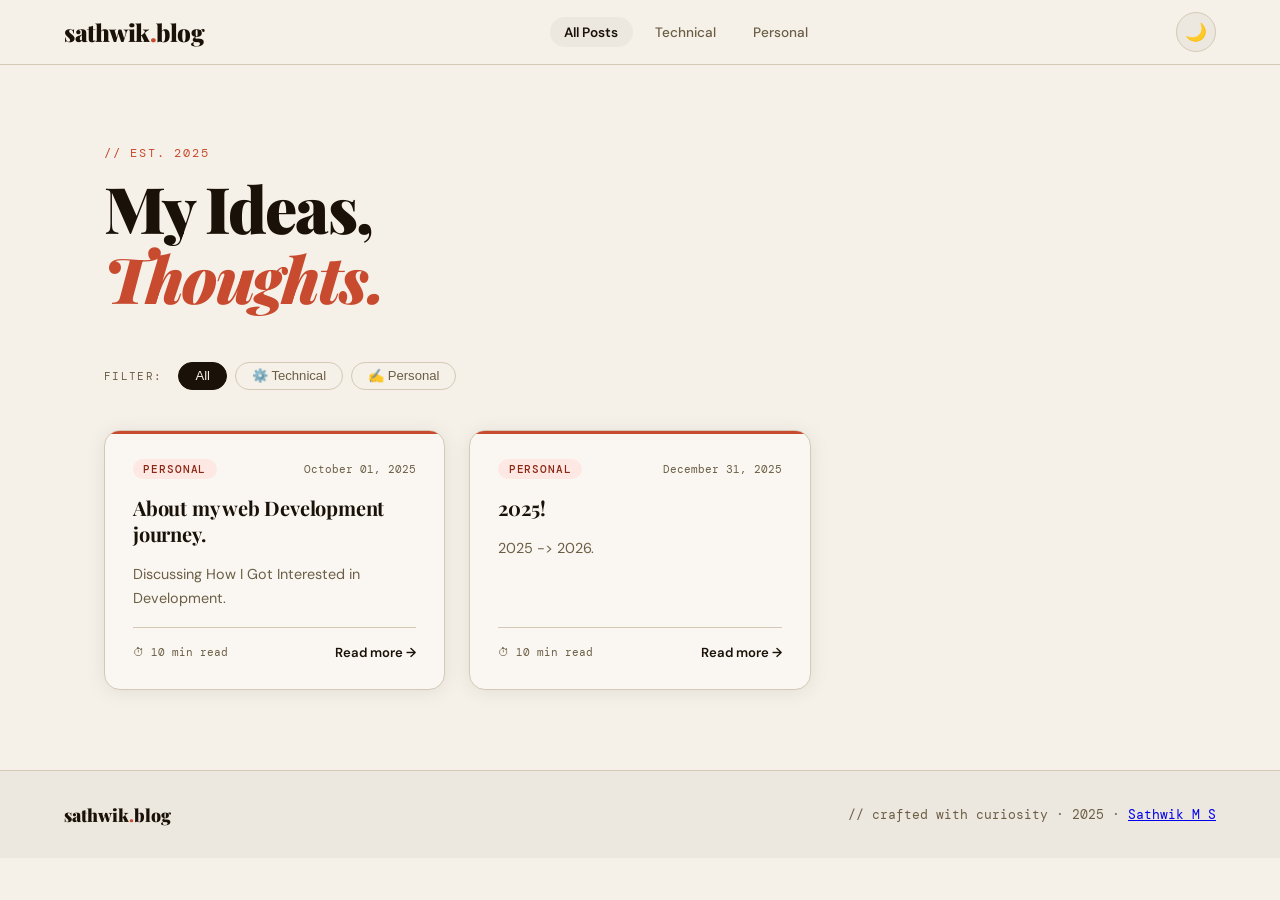
<file: index.html>
<!DOCTYPE html>
<html lang="en" data-theme="light">

<head>
  <meta charset="UTF-8" />
  <meta name="viewport" content="width=device-width, initial-scale=1.0" />
  <title>sathwikms.blog - Blogs</title>
  <meta name="description"
    content="Sathwik M S - BCA student from SDM College Ujire sharing programming insights, web dev tutorials, and project blogs in HTML, CSS, JavaScript, and more." />

  <meta property="og:type" content="website" />
  <meta property="og:title" content="Sathwik M S - Blogs" />
  <meta property="og:description"
    content="Programming journey through blogs: web development tips, coding tutorials, project breakdowns, and explorations in JavaScript, React, Node.js, and beyond." />
  <meta property="og:url" content="https://blogs.sathwikms.site/" />
  <meta property="og:image" content="https://blogs.sathwikms.site/assets/myimg.jpeg" />
  <meta property="og:site_name" content="Sathwik M S - Blogs" />
  
  <link rel="icon" type="image/x-icon" href="/assets/favicon.ico">
  
  <meta name="keywords"
    content="Sathwik M S, programming blogs, web development tutorials, BCA student, SDM College Ujire, JavaScript, React, Node.js, coding tips, sathwik ms, sathwikms, sathwik, sms, sathvikms344, sathvik ms, sathvikms, tech blogs" />

  <link
    href="https://fonts.googleapis.com/css2?family=Playfair+Display:ital,wght@0,400;0,700;0,900;1,400&family=DM+Mono:wght@400;500&family=DM+Sans:wght@300;400;500&display=swap"
    rel="stylesheet" />
  <style>
    *,
    *::before,
    *::after {
      box-sizing: border-box;
      margin: 0;
      padding: 0;
    }

    :root {
      --bg: #f5f0e8;
      --bg2: #ede8df;
      --card: #faf7f2;
      --text: #1a1208;
      --text-muted: #6b5e45;
      --accent: #c84b2f;
      --accent2: #3a6b9f;
      --border: #d4c9b5;
      --tag-tech: #dceaf7;
      --tag-tech-text: #1a4a78;
      --tag-personal: #fde8e4;
      --tag-personal-text: #8b2714;
      --shadow: 0 2px 20px rgba(0, 0, 0, 0.08);
      --shadow-hover: 0 8px 40px rgba(0, 0, 0, 0.14);
    }

    [data-theme="dark"] {
      --bg: #0e0e0f;
      --bg2: #161618;
      --card: #1c1c1f;
      --text: #f0ede6;
      --text-muted: #8a8480;
      --accent: #e8694e;
      --accent2: #5b9fd4;
      --border: #2e2d2b;
      --tag-tech: #162030;
      --tag-tech-text: #7ab8e8;
      --tag-personal: #250f0c;
      --tag-personal-text: #e88070;
      --shadow: 0 2px 20px rgba(0, 0, 0, 0.4);
      --shadow-hover: 0 8px 40px rgba(0, 0, 0, 0.6);
    }

    html {
      scroll-behavior: smooth;
    }

    body {
      font-family: 'DM Sans', sans-serif;
      background: var(--bg);
      color: var(--text);
      transition: background 0.4s, color 0.4s;
      min-height: 100vh;
    }

    /* ── HEADER ── */
    header {
      position: sticky;
      top: 0;
      z-index: 100;
      background: var(--bg);
      border-bottom: 1px solid var(--border);
      padding: 0 clamp(1rem, 5vw, 4rem);
      transition: background 0.4s;
    }

    .header-inner {
      max-width: 1200px;
      margin: 0 auto;
      display: flex;
      align-items: center;
      justify-content: space-between;
      height: 64px;
    }

    .logo {
      font-family: 'Playfair Display', serif;
      font-size: 1.5rem;
      font-weight: 900;
      color: var(--text);
      text-decoration: none;
      letter-spacing: -0.02em;
    }

    .logo span {
      color: var(--accent);
    }

    nav {
      display: flex;
      align-items: center;
      gap: 0.5rem;
    }

    .nav-btn {
      background: none;
      border: none;
      cursor: pointer;
      font-family: 'DM Sans', sans-serif;
      font-size: 0.85rem;
      font-weight: 500;
      color: var(--text-muted);
      padding: 0.4rem 0.9rem;
      border-radius: 100px;
      transition: all 0.2s;
    }

    .nav-btn:hover {
      color: var(--text);
      background: var(--bg2);
    }

    .nav-btn.active {
      color: var(--text);
      background: var(--bg2);
      font-weight: 600;
    }

    .theme-toggle {
      background: var(--bg2);
      border: 1px solid var(--border);
      cursor: pointer;
      width: 40px;
      height: 40px;
      border-radius: 50%;
      display: flex;
      align-items: center;
      justify-content: center;
      font-size: 1.1rem;
      transition: all 0.2s;
      margin-left: 0.5rem;
    }

    .theme-toggle:hover {
      transform: rotate(20deg) scale(1.1);
    }

    /* ── HERO ── */
    .hero {
      max-width: 1200px;
      margin: 0 auto;
      padding: 5rem clamp(1rem, 5vw, 4rem) 3rem;
      display: grid;
      grid-template-columns: 1fr auto;
      align-items: end;
      gap: 2rem;
    }

    .hero-eyebrow {
      font-family: 'DM Mono', monospace;
      font-size: 0.75rem;
      color: var(--accent);
      letter-spacing: 0.15em;
      text-transform: uppercase;
      margin-bottom: 0.75rem;
    }

    .hero h1 {
      font-family: 'Playfair Display', serif;
      font-size: clamp(2.5rem, 5vw, 4rem);
      font-weight: 900;
      line-height: 1.1;
      letter-spacing: -0.03em;
      color: var(--text);
    }

    .hero h1 em {
      font-style: italic;
      color: var(--accent);
    }

    .hero-desc {
      margin-top: 1.2rem;
      font-size: 1rem;
      color: var(--text-muted);
      max-width: 480px;
      line-height: 1.7;
    }

    .hero-stats {
      display: flex;
      flex-direction: column;
      align-items: flex-end;
      gap: 1rem;
    }

    .stat {
      text-align: right;
      font-family: 'DM Mono', monospace;
    }

    .stat-num {
      font-size: 2rem;
      font-weight: 500;
      line-height: 1;
      color: var(--text);
    }

    .stat-label {
      font-size: 0.7rem;
      color: var(--text-muted);
      text-transform: uppercase;
      letter-spacing: 0.1em;
    }

    /* ── SEARCH ── */
    .search-wrap {
      max-width: 1200px;
      margin: 0 auto;
      padding: 0 clamp(1rem, 5vw, 4rem) 1.5rem;
    }

    .search-input {
      width: 100%;
      max-width: 420px;
      background: var(--card);
      border: 1px solid var(--border);
      border-radius: 100px;
      padding: 0.6rem 1.2rem;
      font-family: 'DM Sans', sans-serif;
      font-size: 0.88rem;
      color: var(--text);
      outline: none;
      transition: border-color 0.2s, box-shadow 0.2s;
    }

    .search-input::placeholder {
      color: var(--text-muted);
    }

    .search-input:focus {
      border-color: var(--text-muted);
      box-shadow: 0 0 0 3px rgba(128, 128, 128, 0.1);
    }

    /* ── FILTER PILLS ── */
    .filter-bar {
      max-width: 1200px;
      margin: 0 auto;
      padding: 0 clamp(1rem, 5vw, 4rem) 2.5rem;
      display: flex;
      align-items: center;
      gap: 1rem;
      flex-wrap: wrap;
    }

    .filter-label {
      font-family: 'DM Mono', monospace;
      font-size: 0.7rem;
      color: var(--text-muted);
      text-transform: uppercase;
      letter-spacing: 0.12em;
    }

    .filter-pills {
      display: flex;
      gap: 0.5rem;
      flex-wrap: wrap;
    }

    .pill {
      padding: 0.35rem 1rem;
      border-radius: 100px;
      font-size: 0.82rem;
      font-weight: 500;
      cursor: pointer;
      border: 1px solid var(--border);
      background: transparent;
      color: var(--text-muted);
      transition: all 0.2s;
    }

    .pill:hover {
      border-color: var(--text-muted);
      color: var(--text);
    }

    .pill.active-all {
      background: var(--text);
      color: var(--bg);
      border-color: var(--text);
    }

    .pill.active-tech {
      background: var(--tag-tech);
      color: var(--tag-tech-text);
      border-color: var(--tag-tech-text);
    }

    .pill.active-personal {
      background: var(--tag-personal);
      color: var(--tag-personal-text);
      border-color: var(--tag-personal-text);
    }

    /* ── GRID ── */
    .grid-container {
      max-width: 1200px;
      margin: 0 auto;
      padding: 0 clamp(1rem, 5vw, 4rem) 5rem;
      display: grid;
      grid-template-columns: repeat(auto-fill, minmax(340px, 1fr));
      gap: 1.5rem;
    }

    /* ── CARD ── */
    .card {
      background: var(--card);
      border: 1px solid var(--border);
      border-radius: 16px;
      padding: 1.75rem;
      cursor: pointer;
      transition: box-shadow 0.3s, transform 0.3s, border-color 0.3s;
      box-shadow: var(--shadow);
      display: flex;
      flex-direction: column;
      gap: 1rem;
      position: relative;
      overflow: hidden;
      animation: fadeUp 0.4s ease both;
      text-decoration: none;
      color: inherit;
    }

    .card::before {
      content: '';
      position: absolute;
      top: 0;
      left: 0;
      right: 0;
      height: 3px;
      background: transparent;
      transition: background 0.3s;
    }

    .card.tech::before {
      background: var(--accent2);
    }

    .card.personal::before {
      background: var(--accent);
    }

    .card:hover {
      box-shadow: var(--shadow-hover);
      transform: translateY(-4px);
      border-color: var(--text-muted);
    }

    .card-meta {
      display: flex;
      align-items: center;
      justify-content: space-between;
    }

    .tag {
      font-family: 'DM Mono', monospace;
      font-size: 0.68rem;
      font-weight: 500;
      padding: 0.2rem 0.65rem;
      border-radius: 100px;
      text-transform: uppercase;
      letter-spacing: 0.08em;
    }

    .tag.tech {
      background: var(--tag-tech);
      color: var(--tag-tech-text);
    }

    .tag.personal {
      background: var(--tag-personal);
      color: var(--tag-personal-text);
    }

    .card-date {
      font-family: 'DM Mono', monospace;
      font-size: 0.7rem;
      color: var(--text-muted);
    }

    .card h2 {
      font-family: 'Playfair Display', serif;
      font-size: 1.25rem;
      font-weight: 700;
      line-height: 1.3;
      letter-spacing: -0.01em;
      color: var(--text);
    }

    .card p {
      font-size: 0.9rem;
      color: var(--text-muted);
      line-height: 1.65;
    }

    .card-footer {
      margin-top: auto;
      display: flex;
      align-items: center;
      justify-content: space-between;
      padding-top: 1rem;
      border-top: 1px solid var(--border);
    }

    .read-time {
      font-family: 'DM Mono', monospace;
      font-size: 0.7rem;
      color: var(--text-muted);
    }

    .read-link {
      font-size: 0.82rem;
      font-weight: 600;
      color: var(--text);
      text-decoration: none;
      display: flex;
      align-items: center;
      gap: 0.3rem;
      transition: gap 0.2s;
    }

    .card:hover .read-link {
      gap: 0.55rem;
    }

    /* ── FEATURED CARD ── */
    .card.featured {
      grid-column: span 2;
      flex-direction: row;
      gap: 2rem;
      align-items: stretch;
    }

    .featured-content {
      flex: 1;
      display: flex;
      flex-direction: column;
      gap: 1rem;
    }

    .featured-content h2 {
      font-size: 1.75rem;
    }

    .featured-visual {
      width: 220px;
      min-height: 180px;
      border-radius: 10px;
      flex-shrink: 0;
      display: flex;
      align-items: center;
      justify-content: center;
      font-size: 4rem;
    }

    .card.tech .featured-visual {
      background: var(--tag-tech);
    }

    .card.personal .featured-visual {
      background: var(--tag-personal);
    }

    /* ── EMPTY STATE ── */
    .empty-state {
      grid-column: 1 / -1;
      text-align: center;
      padding: 4rem 2rem;
      color: var(--text-muted);
      font-family: 'Playfair Display', serif;
      font-size: 1.2rem;
      font-style: italic;
    }

    /* ── FOOTER ── */
    footer {
      border-top: 1px solid var(--border);
      background: var(--bg2);
      padding: 2rem clamp(1rem, 5vw, 4rem);
    }

    .footer-inner {
      max-width: 1200px;
      margin: 0 auto;
      display: flex;
      align-items: center;
      justify-content: space-between;
      flex-wrap: wrap;
      gap: 1rem;
    }

    .footer-brand {
      font-family: 'Playfair Display', serif;
      font-weight: 900;
      font-size: 1.1rem;
    }

    .footer-copy {
      font-size: 0.8rem;
      color: var(--text-muted);
      font-family: 'DM Mono', monospace;
    }

    /* ── ANIMATION ── */
    @keyframes fadeUp {
      from {
        opacity: 0;
        transform: translateY(16px);
      }

      to {
        opacity: 1;
        transform: translateY(0);
      }
    }

    .card:nth-child(2) {
      animation-delay: 0.06s;
    }

    .card:nth-child(3) {
      animation-delay: 0.12s;
    }

    .card:nth-child(4) {
      animation-delay: 0.18s;
    }

    .card:nth-child(5) {
      animation-delay: 0.24s;
    }

    .card:nth-child(6) {
      animation-delay: 0.30s;
    }

    @media (max-width: 720px) {
      .card.featured {
        grid-column: span 1;
        flex-direction: column;
      }

      .featured-visual {
        width: 100%;
        min-height: 120px;
      }

      .hero {
        grid-template-columns: 1fr;
      }

      .hero-stats {
        flex-direction: row;
        align-items: center;
      }

      nav {
        display: none;
      }
    }

    .acard {
      text-decoration: none;
    }
  </style>
</head>

<body>

  <!-- HEADER -->
  <header>
    <div class="header-inner">
      <!-- ← replace with your blog name -->
      <a href="#" class="logo">sathwik<span>.</span>blog</a>
      <nav>
        <button class="nav-btn active" onclick="setSection('all', this)">All Posts</button>
        <button class="nav-btn" onclick="setSection('tech', this)">Technical</button>
        <button class="nav-btn" onclick="setSection('personal', this)">Personal</button>

      </nav>
      <button class="theme-toggle" onclick="toggleTheme()" aria-label="Toggle theme">
        <span id="theme-icon">🌙</span>
      </button>
    </div>
  </header>

  <!-- HERO -->
  <div class="hero">
    <div>
      <!-- ← replace tagline -->
      <p class="hero-eyebrow">// est. 2025</p>
      <h1>My Ideas,<br /><em>Thoughts.</em></h1>
    </div>

  </div>

  <!-- FILTER PILLS -->
  <div class="filter-bar">
    <span class="filter-label">Filter:</span>
    <div class="filter-pills">
      <button class="pill active-all" onclick="setPill('all', this)">All</button>
      <button class="pill" onclick="setPill('tech', this)">⚙️ Technical</button>
      <button class="pill" onclick="setPill('personal', this)">✍️ Personal</button>
    </div>
  </div>

  <!-- ═══════════════════════════════════════════════════════ -->
  <!--   CARDS — add yours below. Copy a snippet and fill in.  -->
  <!-- ═══════════════════════════════════════════════════════ -->
  <div class="grid-container" id="grid">

    <!-- <div class="card tech" data-category="tech" data-title="lowercase searchable title">
      <div class="card-meta">
        <span class="tag tech">Technical</span>
        <span class="card-date">Month DD, YYYY</span>
      </div>
      <h2>Your Post Title Here</h2>
      <p>A one or two sentence summary of the post.</p>
      <div class="card-footer">
        <span class="read-time">⏱ X min read</span>
        <a class="read-link" href="blog-template.html">Read more →</a>
      </div>
    </div> -->

    <!-- For a personal post, swap every "tech" above for "personal": -->

    <div class="card personal" data-category="personal" data-title="lowercase searchable title">
      <div class="card-meta">
        <span class="tag personal">Personal</span>
        <span class="card-date">October 01, 2025</span>
      </div>
      <h2>About my web Development journey.</h2>
      <p>Discussing How I Got Interested in Development.</p>
      <div class="card-footer">
        <span class="read-time">⏱ 10 min read</span>
        <a class="read-link" href="/personal/about-my-web-dev-journey/">Read more →</a>
      </div>
    </div>

    <div class="card personal" data-category="personal" data-title="lowercase searchable title">
      <div class="card-meta">
        <span class="tag personal">Personal</span>
        <span class="card-date">December 31, 2025</span>
      </div>
      <h2>2025!</h2>
      <p>2025 -> 2026.</p>
      <div class="card-footer">
        <span class="read-time">⏱ 10 min read</span>
        <a class="read-link" href="/personal/2025/">Read more →</a>
      </div>
    </div>


    <!-- Empty state shown when no cards exist or search finds nothing -->
    <div class="empty-state" id="empty-state">
      No posts found!
    </div>

  </div>
  <!-- ═══════════════════════════════════════════════════════ -->

  <!-- FOOTER -->
  <footer>
    <div class="footer-inner">
      <!-- ← replace with your blog name -->
      <span class="footer-brand">sathwik<span style="color:var(--accent)">.</span>blog</span>
      <span class="footer-copy">// crafted with curiosity · 2025 · <a href="https://www.sathwikms.site/">Sathwik M
          S</a></span>
    </div>
  </footer>

  <script src="/js/index.js"></script>

</body>

</html>
</file>
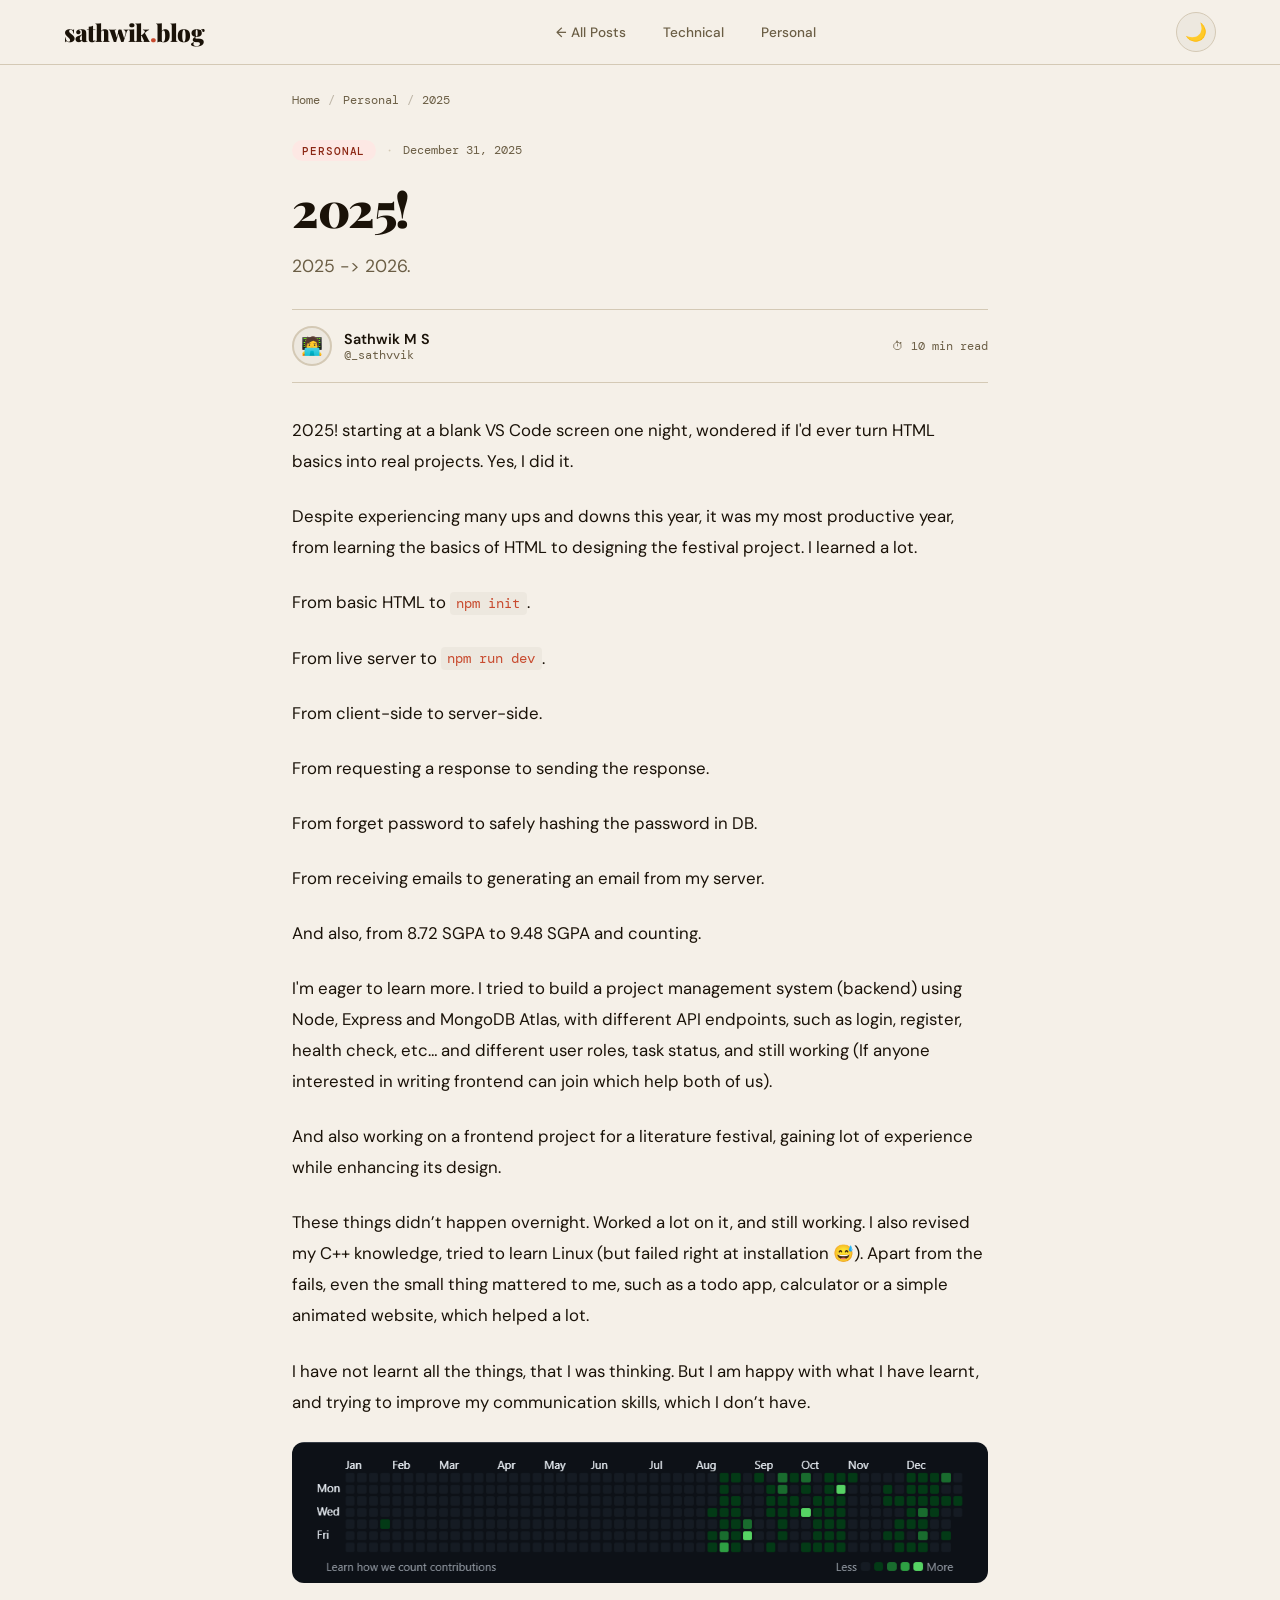
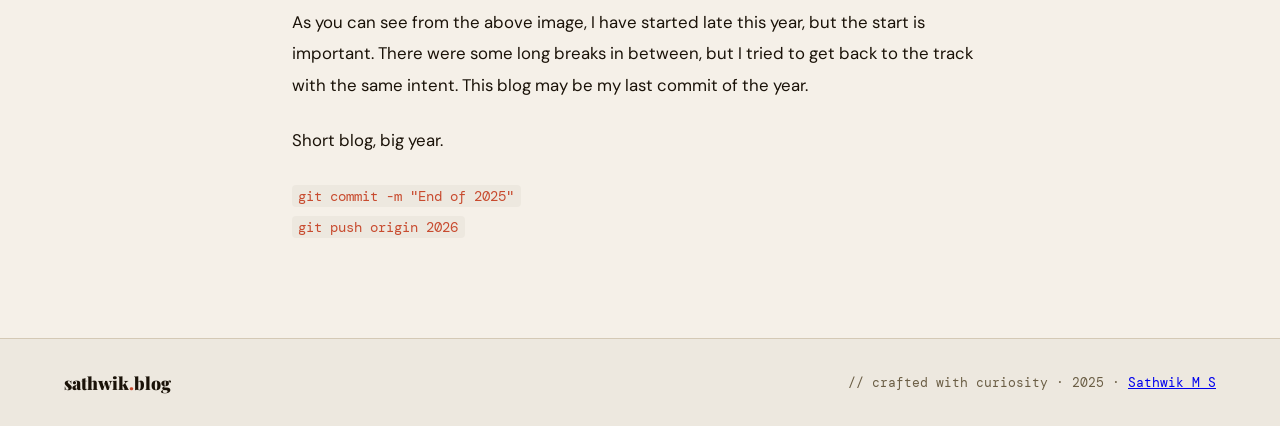
<file: personal/2025/index.html>
<!DOCTYPE html>
<html lang="en" data-theme="light">
<head>
  <meta charset="UTF-8"/>
  <meta name="viewport" content="width=device-width, initial-scale=1.0"/>
  <title>sathwik.blog - 2025</title>
  <link href="https://fonts.googleapis.com/css2?family=Playfair+Display:ital,wght@0,400;0,700;0,900;1,400&family=DM+Mono:wght@400;500&family=DM+Sans:wght@300;400;500&display=swap" rel="stylesheet"/>
  <link rel="stylesheet" href="/css/page.css">
</head>
<body>

  <div class="progress-bar" id="progress"></div>

  <!-- HEADER -->
  <header>
    <div class="header-inner">
      <a href="/" class="logo">sathwik<span>.</span>blog</a>
      <nav>
        <a href="/" class="nav-btn">← All Posts</a>
        <a href="/?filter=tech" class="nav-btn">Technical</a>
        <a href="/?filter=personal" class="nav-btn">Personal</a>
        
      </nav>
      <button class="theme-toggle" onclick="toggleTheme()" aria-label="Toggle theme">
          <span id="theme-icon">🌙</span>
        </button>
    </div>
  </header>

  <!-- BREADCRUMB -->
  <div class="breadcrumb">
    <a href="/">Home</a>
    <span class="breadcrumb-sep">/</span>
    <a href="#">Personal</a>        <!-- ← replace -->
    <span class="breadcrumb-sep">/</span>
    <span>2025</span>         <!-- ← replace -->
  </div>

  <!-- ARTICLE HEADER -->
  <div class="article-header">
    <div class="article-meta-top">
      <!-- change "tech" to "personal" for personal posts -->
      <span class="tag personal">Personal</span>
      <span class="dot">·</span>
      <span class="article-date">December 31, 2025</span>   <!-- ← replace -->
    </div>

    <!-- ← replace title; wrap part in <em> for italic accent -->
    <h1>2025!</h1>

    <!-- ← replace subtitle -->
    <p class="article-subtitle">2025 -> 2026.</p>

    <div class="author-row">
      <div class="author">
        <!-- swap the emoji for <img src="photo.jpg"> if you have a photo -->
        <div class="avatar">🧑‍💻</div>
        <div>
          <div class="author-name">Sathwik M S</div>         <!-- ← replace -->
          <div class="author-handle">@_sathvvik</div>     <!-- ← replace -->
        </div>
      </div>
      <div class="article-stats">
        <span class="article-stat">⏱ 10 min read</span>    <!-- ← replace -->
      </div>
    </div>
  </div>

  <article class="article-body" id="article-body">

    <p>
            2025! starting at a blank VS Code screen one night, wondered if I'd ever turn HTML basics into real projects. Yes, I did it.
        </p>
        <p>
            Despite experiencing many ups and downs this year, it was my most productive year, from learning the basics of HTML to designing the festival project. I learned a lot.
        </p>

        <p>
            From basic HTML to <code>npm init</code>.
        </p>
        <p>
            From live server to <code>npm run dev</code>.
        </p>
        <p>
            From client-side to server-side.
        </p>
        <p>
            From requesting a response to sending the response.
        </p>
        <p>
            From forget password to safely hashing the password in DB.
        </p>
        <p>
            From receiving emails to generating an email from my server.
        </p>
        <p>
            And also, from 8.72 SGPA to 9.48 SGPA and counting.
        </p>
        <p>
            I'm eager to learn more. I tried to build a project management system (backend) using Node, Express and MongoDB Atlas, with different API endpoints, such as login, register, health check, etc… and different user roles, task status, and still working (If anyone interested in writing frontend can join which help both of us). 
        </p>
        <p>
            And also working on a frontend project for a literature festival, gaining lot of experience while enhancing its design.
        </p>
        <p>
            These things didn’t happen overnight. Worked a lot on it, and still working. I also revised my C++ knowledge, tried to learn Linux (but failed right at installation 😅). Apart from the fails, even the small thing mattered to me, such as a todo app, calculator or a simple animated website, which helped a lot.
        </p>
        <p>
            I have not learnt all the things, that I was thinking. But I am happy with what I have learnt, and trying to improve my communication skills, which I don’t have.
        </p>

        <img src="2025.png" alt="My github commits of the year 2025" class="w-full rounded-[10px]">

        <p>
            As you can see from the above image, I have started late this year, but the start is important. There were some long breaks in between, but I tried to get back to the track with the same intent. This blog may be my last commit of the year. 
        </p>
        <p>
            Short blog, big year.
        </p>
        <p>
            <code>git commit -m "End of 2025"</code>
            <br>
            <code>git push origin 2026</code>
        </p>      
  </article>

  <!-- FOOTER -->
  <footer>
    <div class="footer-inner">
      <!-- ← replace with your blog name -->
      <span class="footer-brand">sathwik<span style="color:var(--accent)">.</span>blog</span>
      <span class="footer-copy">// crafted with curiosity · 2025 · <a href="https://www.sathwikms.site/">Sathwik M S</a></span>
    </div>
  </footer>

  <script src="/js/toggle.js"></script>

</body>
</html>
</file>
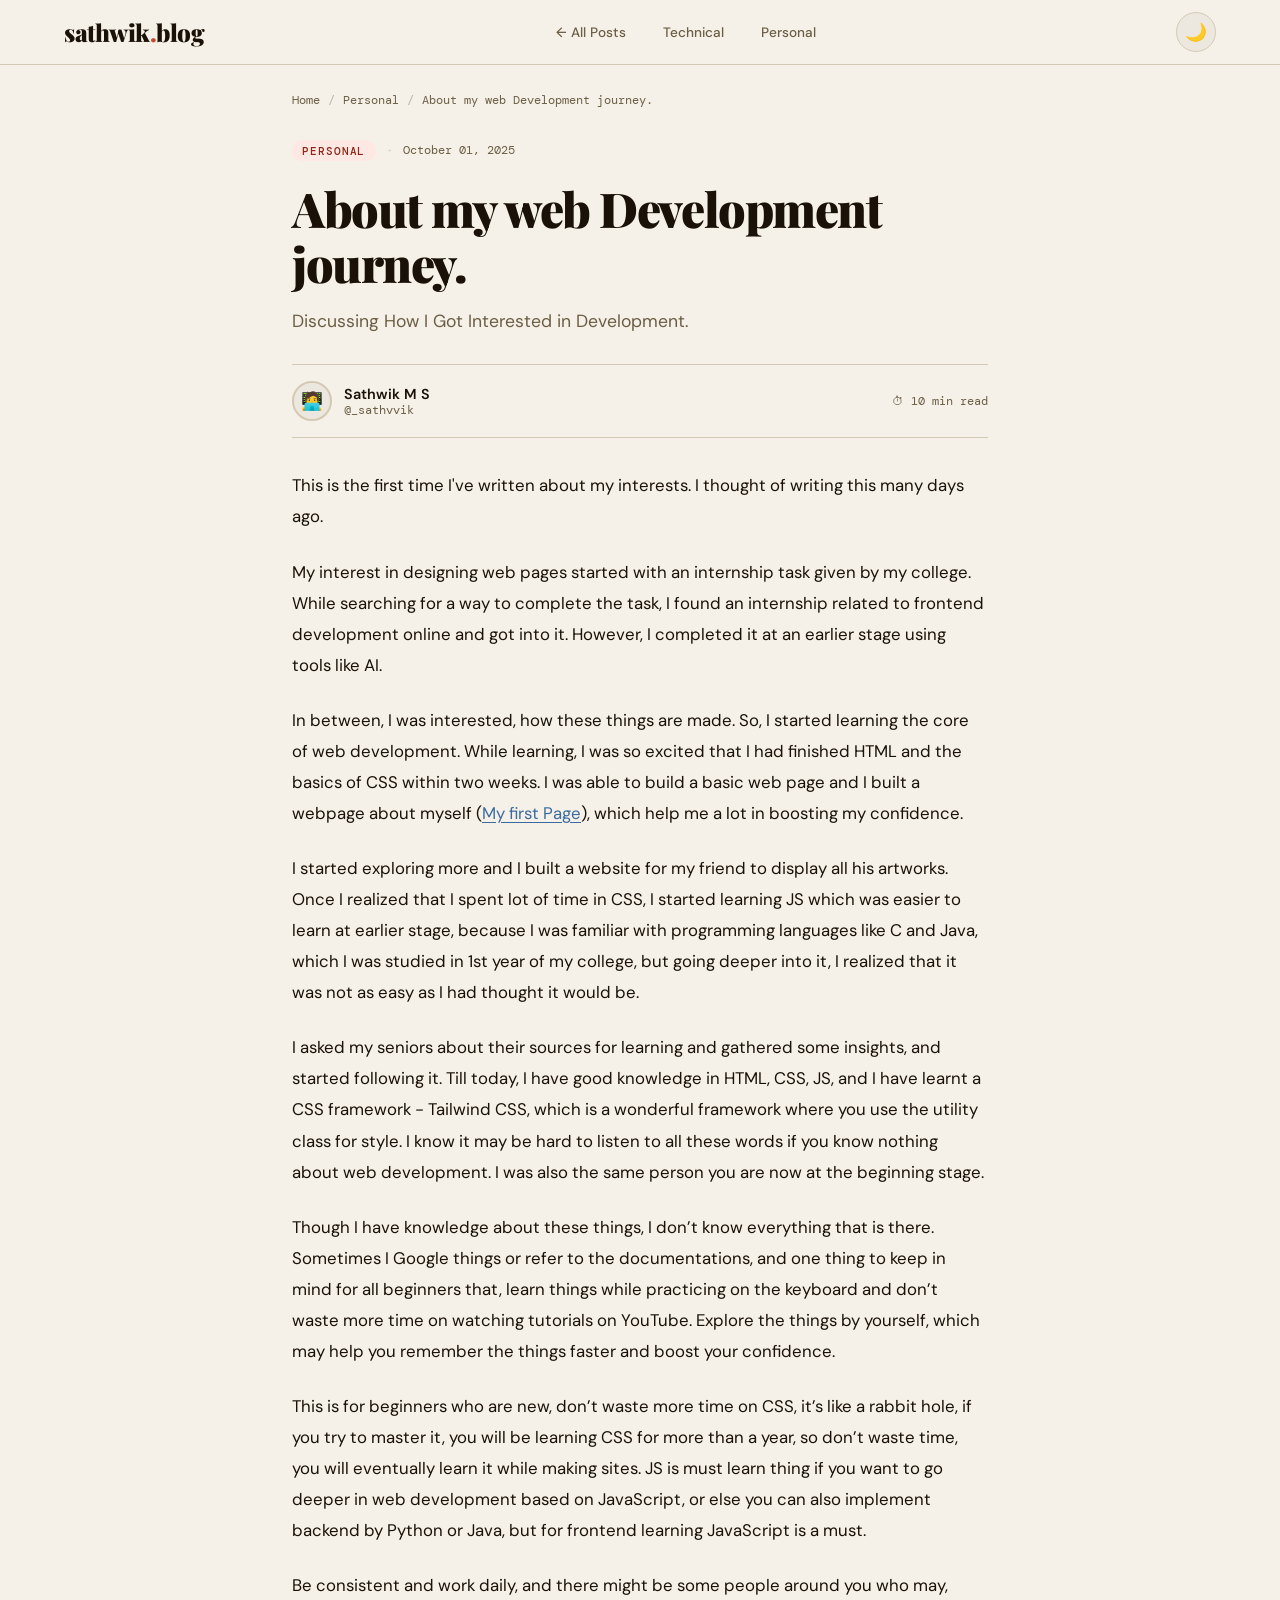
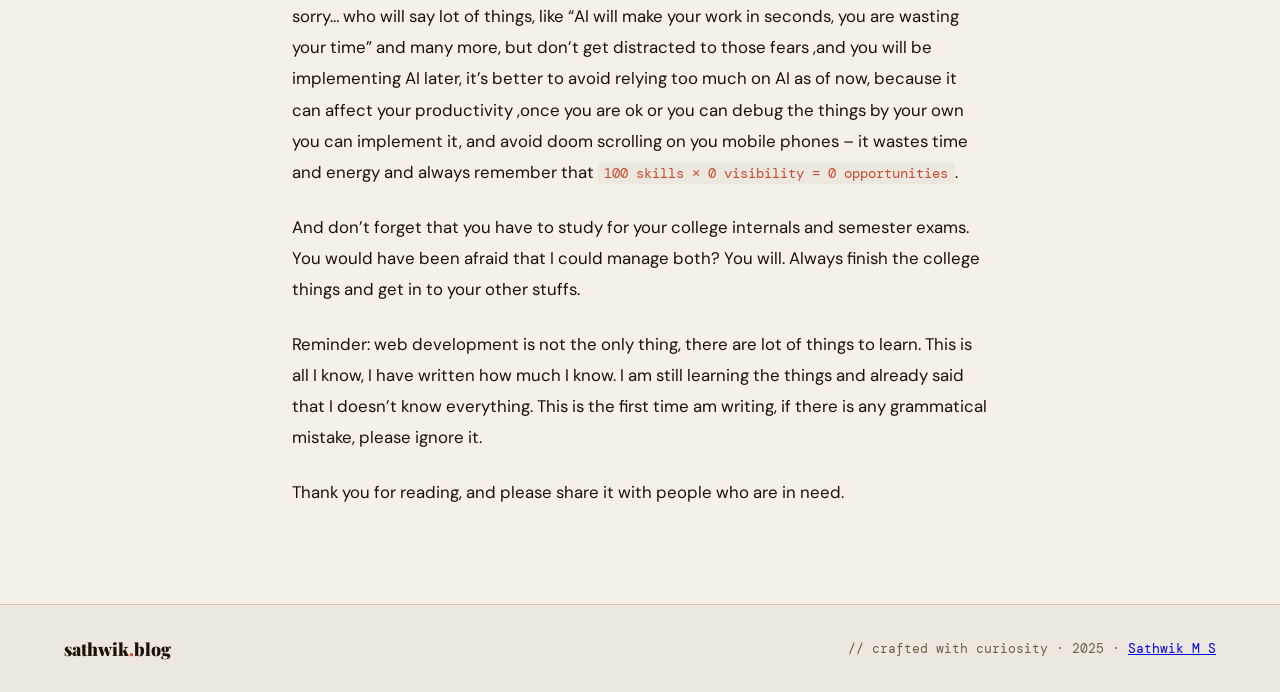
<file: personal/about-my-web-dev-journey/index.html>
<!DOCTYPE html>
<html lang="en" data-theme="light">

<head>
  <meta charset="UTF-8" />
  <meta name="viewport" content="width=device-width, initial-scale=1.0" />
  <title>sathwik.blog - About my web Development journey.</title>
  <link
    href="https://fonts.googleapis.com/css2?family=Playfair+Display:ital,wght@0,400;0,700;0,900;1,400&family=DM+Mono:wght@400;500&family=DM+Sans:wght@300;400;500&display=swap"
    rel="stylesheet" />
  <link rel="stylesheet" href="/css/page.css">
</head>

<body>

  <div class="progress-bar" id="progress"></div>

  <!-- HEADER -->
  <header>
    <div class="header-inner">
      <a href="/" class="logo">sathwik<span>.</span>blog</a>
      <nav>
        <a href="/" class="nav-btn">← All Posts</a>
        <a href="/?filter=tech" class="nav-btn">Technical</a>
        <a href="/?filter=personal" class="nav-btn">Personal</a>

      </nav>
      <button class="theme-toggle" onclick="toggleTheme()" aria-label="Toggle theme">
        <span id="theme-icon">🌙</span>
      </button>
    </div>
  </header>

  <!-- BREADCRUMB -->
  <div class="breadcrumb">
    <a href="/">Home</a>
    <span class="breadcrumb-sep">/</span>
    <a href="#">Personal</a> <!-- ← replace -->
    <span class="breadcrumb-sep">/</span>
    <span>About my web Development journey.</span> <!-- ← replace -->
  </div>

  <!-- ARTICLE HEADER -->
  <div class="article-header">
    <div class="article-meta-top">
      <!-- change "tech" to "personal" for personal posts -->
      <span class="tag personal">Personal</span>
      <span class="dot">·</span>
      <span class="article-date">October 01, 2025</span> <!-- ← replace -->
    </div>

    <!-- ← replace title; wrap part in <em> for italic accent -->
    <h1>About my web Development journey.</h1>

    <!-- ← replace subtitle -->
    <p class="article-subtitle">Discussing How I Got Interested in Development.</p>

    <div class="author-row">
      <div class="author">
        <!-- swap the emoji for <img src="photo.jpg"> if you have a photo -->
        <div class="avatar">🧑‍💻</div>
        <div>
          <div class="author-name">Sathwik M S</div> <!-- ← replace -->
          <div class="author-handle">@_sathvvik</div> <!-- ← replace -->
        </div>
      </div>
      <div class="article-stats">
        <span class="article-stat">⏱ 10 min read</span> <!-- ← replace -->
      </div>
    </div>
  </div>

  <!-- HERO IMAGE
  <div class="hero-image">
    <img src="your-image.jpg" alt="Describe the image" />
  </div> -->


  <article class="article-body" id="article-body">

    <p>
      This is the first time I've written about my interests. I thought of writing this many days ago.
    </p>
    <p>
      My interest in designing web pages started with an internship task given by my college. While searching for
      a way to complete the task, I found an internship related to frontend development online and got into it.
      However, I completed it at an earlier stage using tools like AI.
    </p>
    <p>
      In between, I was interested, how these things are made. So, I started learning the core of web development.
      While learning, I was so excited that I had finished HTML and the basics of CSS within two weeks. I was able
      to build a basic web page and I built a webpage about myself (<a href="https://sathwik344.netlify.app/"
        class="underline" target="_blank">My first Page</a>), which help me a lot in boosting my confidence.
    </p>
    <p>
      I started exploring more and I built a website for my friend to display all his artworks. Once I realized
      that I spent lot of time in CSS, I started learning JS which was easier to learn at earlier stage, because I
      was familiar with programming languages like C and Java, which I was studied in 1st year of my college, but
      going deeper into it, I realized that it was not as easy as I had thought it would be.
    </p>
    <p>
      I asked my seniors about their sources for learning and gathered some insights, and started following it.
      Till today, I have good knowledge in HTML, CSS, JS, and I have learnt a CSS framework - Tailwind CSS, which
      is a wonderful framework where you use the utility class for style. I know it may be hard to listen to all
      these words if you know nothing about web development. I was also the same person you are now at the
      beginning stage.
    </p>
    <p>
      Though I have knowledge about these things, I don’t know everything that is there. Sometimes I Google things
      or refer to the documentations, and one thing to keep in mind for all beginners that, learn things while
      practicing on the keyboard and don’t waste more time on watching tutorials on YouTube. Explore the things by
      yourself, which may help you remember the things faster and boost your confidence.
    </p>
    <p>
      This is for beginners who are new, don’t waste more time on CSS, it’s like a rabbit hole, if you try to
      master it, you will be learning CSS for more than a year, so don’t waste time, you will eventually learn it
      while making sites. JS is must learn thing if you want to go deeper in web development based on JavaScript,
      or else you can also implement backend by Python or Java, but for frontend learning JavaScript is a must.
    </p>
    <p>
      Be consistent and work daily, and there might be some people around you who may, sorry… who will say lot of
      things, like “AI will make your work in seconds, you are wasting your time” and many more, but don’t get
      distracted to those fears ,and you will be implementing AI later, it’s better to avoid relying too much on
      AI as of now, because it can affect your productivity ,once you are ok or you can debug the things by your
      own you can implement it, and avoid doom scrolling on you mobile phones – it wastes time and energy and always
      remember that <code>100 skills &times; 0 visibility = 0 opportunities</code>.
    </p>
    <p>
      And don’t forget that you have to study for your college internals and semester exams. You would have been
      afraid that I could manage both? You will. Always finish the college things and get in to your other stuffs.
    </p>
    <p>
      Reminder: web development is not the only thing, there are lot of things to learn. This is all I know, I
      have written how much I know. I am still learning the things and already said that I doesn’t know
      everything. This is the first time am writing, if there is any grammatical mistake, please ignore it.
    </p>
    <p>
      Thank you for reading, and please share it with people who are in need.
    </p>
  </article>

  <!-- FOOTER -->
  <footer>
    <div class="footer-inner">
      <!-- ← replace with your blog name -->
      <span class="footer-brand">sathwik<span style="color:var(--accent)">.</span>blog</span>
      <span class="footer-copy">// crafted with curiosity · 2025 · <a href="https://www.sathwikms.site/">Sathwik M
          S</a></span>
    </div>
  </footer>

  <script src="/js/toggle.js"></script>

</body>

</html>
</file>
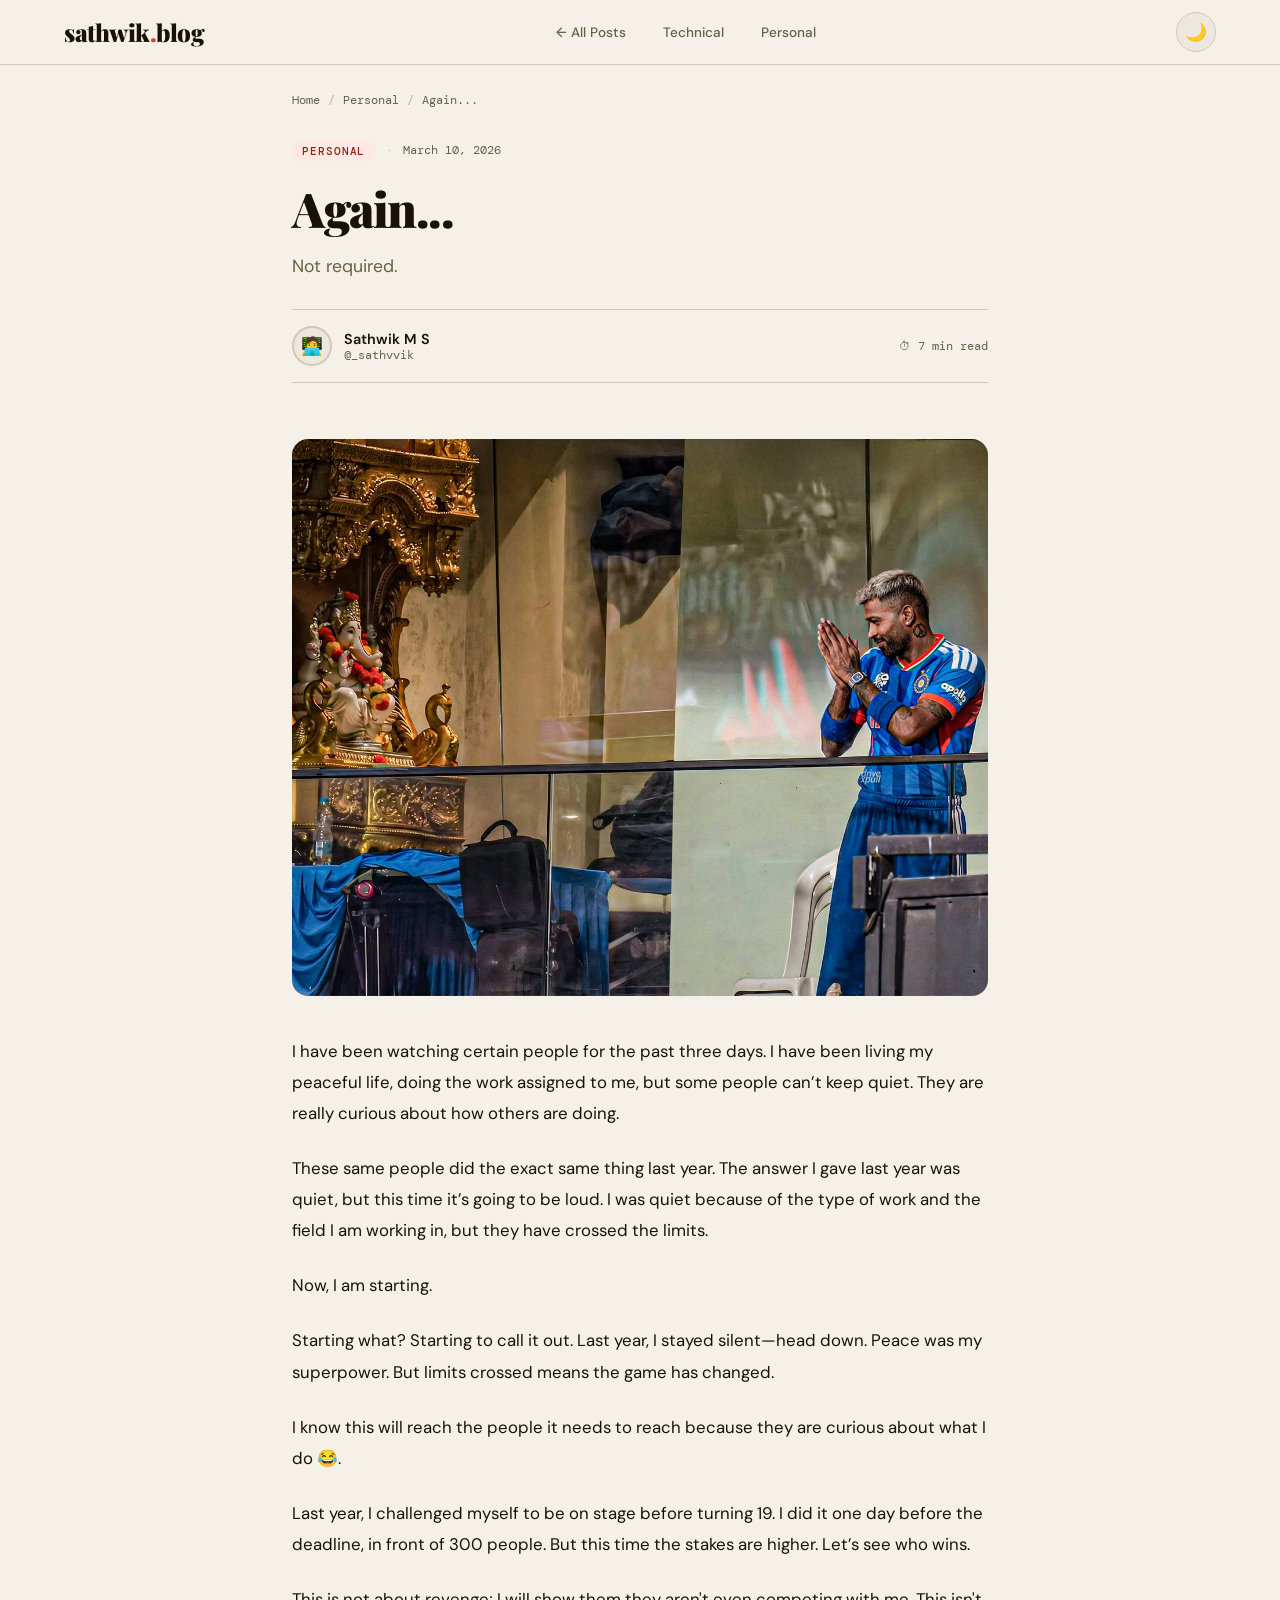
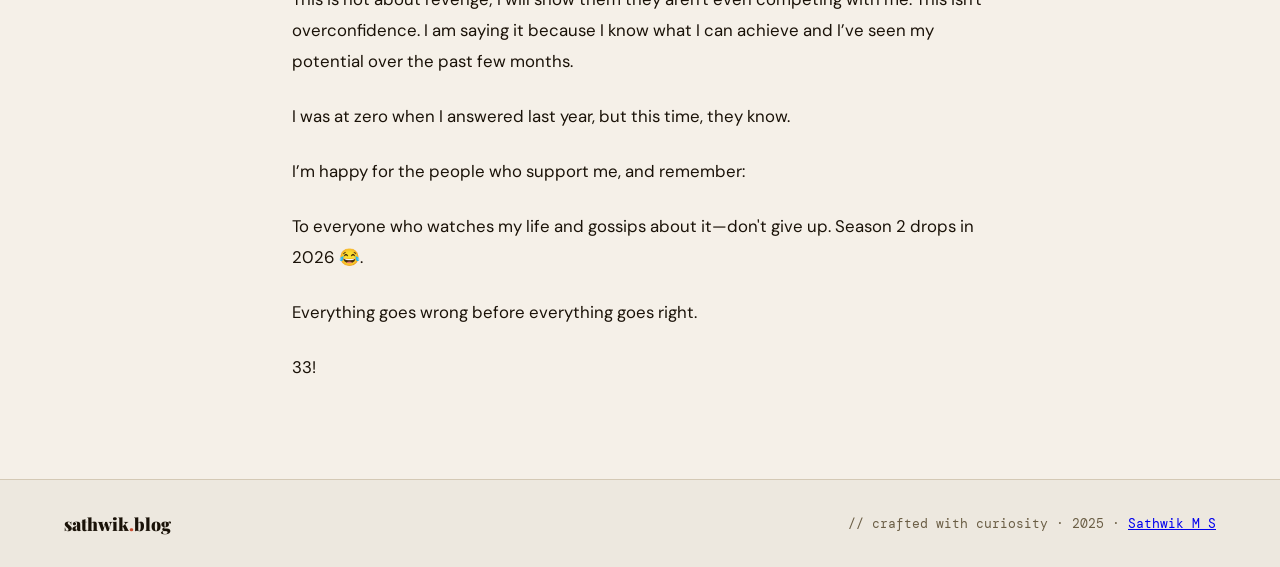
<file: personal/again/index.html>
<!DOCTYPE html>
<html lang="en" data-theme="light">

<head>
  <meta charset="UTF-8" />
  <meta name="viewport" content="width=device-width, initial-scale=1.0" />
  <title>sathwikms.blog - Again...</title>

  <meta property="og:type" content="website" />
  <meta property="og:title" content="Again..." />
  <meta property="og:description" content="Not Required" />
  <meta property="og:url" content="https://blogs.sathwikms.site/" />
  <meta property="og:image" content="https://blogs.sathwikms.site/personal/again/1.jpg" />
  <meta property="og:site_name" content="Sathwik M S - Blog" />

  <link rel="icon" type="image/x-icon" href="/assets/favicon.ico">

  <link
    href="https://fonts.googleapis.com/css2?family=Playfair+Display:ital,wght@0,400;0,700;0,900;1,400&family=DM+Mono:wght@400;500&family=DM+Sans:wght@300;400;500&display=swap"
    rel="stylesheet" />
  <link rel="stylesheet" href="/css/page.css">
</head>

<body>

  <div class="progress-bar" id="progress"></div>

  <!-- HEADER -->
  <header>
    <div class="header-inner">
      <a href="/" class="logo">sathwik<span>.</span>blog</a>
      <nav>
        <a href="/" class="nav-btn">← All Posts</a>
        <a href="/?filter=tech" class="nav-btn">Technical</a>
        <a href="/?filter=personal" class="nav-btn">Personal</a>

      </nav>
      <button class="theme-toggle" onclick="toggleTheme()" aria-label="Toggle theme">
        <span id="theme-icon">🌙</span>
      </button>
    </div>
  </header>

  <!-- BREADCRUMB -->
  <div class="breadcrumb">
    <a href="/">Home</a>
    <span class="breadcrumb-sep">/</span>
    <a href="#">Personal</a> <!-- ← replace -->
    <span class="breadcrumb-sep">/</span>
    <span>Again...</span> <!-- ← replace -->
  </div>

  <!-- ARTICLE HEADER -->
  <div class="article-header">
    <div class="article-meta-top">
      <!-- change "tech" to "personal" for personal posts -->
      <span class="tag personal">Personal</span>
      <span class="dot">·</span>
      <span class="article-date">March 10, 2026</span> <!-- ← replace -->
    </div>

    <!-- ← replace title; wrap part in <em> for italic accent -->
    <h1>Again...</h1>

    <!-- ← replace subtitle -->
    <p class="article-subtitle">Not required.</p>

    <div class="author-row">
      <div class="author">
        <!-- swap the emoji for <img src="photo.jpg"> if you have a photo -->
        <div class="avatar">🧑‍💻</div>
        <div>
          <div class="author-name">Sathwik M S</div> <!-- ← replace -->
          <div class="author-handle">@_sathvvik</div> <!-- ← replace -->
        </div>
      </div>
      <div class="article-stats">
        <span class="article-stat">⏱ 7 min read</span> <!-- ← replace -->
      </div>
    </div>
  </div>

  <!-- HERO IMAGE -->
  <div class="hero-image">
    <img src="1.jpg" alt="Describe the image" />
  </div>


  <article class="article-body" id="article-body">
    <p>I have been watching certain people for the past three days. I have been living my peaceful life, doing the work
      assigned to me, but some people can’t keep quiet. They are really curious about how others are doing.</p>

    <p>These same people did the exact same thing last year. The answer I gave last year was quiet, but this time it’s
      going to be loud. I was quiet because of the type of work and the field I am working in, but they have crossed the
      limits.</p>

    <p>Now, I am starting.</p>

    <p>Starting what? Starting to call it out. Last year, I stayed silent—head down. Peace was my superpower. But limits
      crossed means the game has changed.</p>

    <p>I know this will reach the people it needs to reach because they are curious about what I do 😂.</p>

    <p>Last year, I challenged myself to be on stage before turning 19. I did it one day before the deadline, in front
      of 300 people. But this time the stakes are higher. Let’s see who wins.</p>

    <p>This is not about revenge; I will show them they aren't even competing with me. This isn't overconfidence. I am
      saying it because I know what I can achieve and I’ve seen my potential over the past few months.</p>

    <p>I was at zero when I answered last year, but this time, they know.</p>

    <p>I’m happy for the people who support me, and remember:</p>

    <p>To everyone who watches my life and gossips about it—don't give up. Season 2 drops in 2026 😂.</p>

    <p>Everything goes wrong before everything goes right.</p>

    <p>33!</p>

  </article>

  <!-- FOOTER -->
  <footer>
    <div class="footer-inner">
      <!-- ← replace with your blog name -->
      <span class="footer-brand">sathwik<span style="color:var(--accent)">.</span>blog</span>
      <span class="footer-copy">// crafted with curiosity · 2025 · <a href="https://www.sathwikms.site/">Sathwik M
          S</a></span>
    </div>
  </footer>

  <script src="/js/toggle.js"></script>

</body>

</html>
</file>
<file: css/page.css>
*,
*::before,
*::after {
    box-sizing: border-box;
    margin: 0;
    padding: 0;
}

:root {
    --bg: #f5f0e8;
    --bg2: #ede8df;
    --card: #faf7f2;
    --text: #1a1208;
    --text-muted: #6b5e45;
    --accent: #c84b2f;
    --accent2: #3a6b9f;
    --border: #d4c9b5;
    --tag-tech: #dceaf7;
    --tag-tech-text: #1a4a78;
    --tag-personal: #fde8e4;
    --tag-personal-text: #8b2714;
}

[data-theme="dark"] {
    --bg: #0e0e0f;
    --bg2: #161618;
    --card: #1c1c1f;
    --text: #f0ede6;
    --text-muted: #8a8480;
    --accent: #e8694e;
    --accent2: #5b9fd4;
    --border: #2e2d2b;
    --tag-tech: #162030;
    --tag-tech-text: #7ab8e8;
    --tag-personal: #250f0c;
    --tag-personal-text: #e88070;
}

html {
    scroll-behavior: smooth;
}

body {
    font-family: 'DM Sans', sans-serif;
    background: var(--bg);
    color: var(--text);
    transition: background 0.4s, color 0.4s;
    min-height: 100vh;
}

/* ── HEADER ── */
header {
    position: sticky;
    top: 0;
    z-index: 100;
    background: var(--bg);
    border-bottom: 1px solid var(--border);
    padding: 0 clamp(1rem, 5vw, 4rem);
    transition: background 0.4s;
}

.header-inner {
    max-width: 1200px;
    margin: 0 auto;
    display: flex;
    align-items: center;
    justify-content: space-between;
    height: 64px;
}

.logo {
    font-family: 'Playfair Display', serif;
    font-size: 1.5rem;
    font-weight: 900;
    color: var(--text);
    text-decoration: none;
    letter-spacing: -0.02em;
}

.logo span {
    color: var(--accent);
}

nav {
    display: flex;
    align-items: center;
    gap: 0.5rem;
}

.nav-btn {
    background: none;
    border: none;
    cursor: pointer;
    font-family: 'DM Sans', sans-serif;
    font-size: 0.85rem;
    font-weight: 500;
    color: var(--text-muted);
    padding: 0.4rem 0.9rem;
    border-radius: 100px;
    transition: all 0.2s;
    text-decoration: none;
    display: inline-block;
}

.nav-btn:hover {
    color: var(--text);
    background: var(--bg2);
}

.theme-toggle {
    background: var(--bg2);
    border: 1px solid var(--border);
    cursor: pointer;
    width: 40px;
    height: 40px;
    border-radius: 50%;
    display: flex;
    align-items: center;
    justify-content: center;
    font-size: 1.1rem;
    transition: all 0.2s;
    margin-left: 0.5rem;
}

.theme-toggle:hover {
    transform: rotate(20deg) scale(1.1);
}

/* ── PROGRESS BAR ── */
.progress-bar {
    position: fixed;
    top: 64px;
    left: 0;
    height: 3px;
    z-index: 99;
    background: var(--accent);
    width: 0%;
    transition: width 0.1s linear;
}

/* ── BREADCRUMB ── */
.breadcrumb {
    max-width: 760px;
    margin: 0 auto;
    padding: 1.75rem clamp(1rem, 5vw, 2rem) 0;
    display: flex;
    align-items: center;
    gap: 0.5rem;
    font-family: 'DM Mono', monospace;
    font-size: 0.72rem;
    color: var(--text-muted);
}

.breadcrumb a {
    color: var(--text-muted);
    text-decoration: none;
}

.breadcrumb a:hover {
    color: var(--accent);
}

.breadcrumb-sep {
    opacity: 0.4;
}

/* ── ARTICLE HEADER ── */
.article-header {
    max-width: 760px;
    margin: 0 auto;
    padding: 2rem clamp(1rem, 5vw, 2rem) 2rem;
    animation: fadeUp 0.5s ease both;
}

.article-meta-top {
    display: flex;
    align-items: center;
    gap: 0.75rem;
    margin-bottom: 1.25rem;
    flex-wrap: wrap;
}

.tag {
    font-family: 'DM Mono', monospace;
    font-size: 0.68rem;
    font-weight: 500;
    padding: 0.2rem 0.65rem;
    border-radius: 100px;
    text-transform: uppercase;
    letter-spacing: 0.08em;
}

.tag.tech {
    background: var(--tag-tech);
    color: var(--tag-tech-text);
}

.tag.personal {
    background: var(--tag-personal);
    color: var(--tag-personal-text);
}

.article-date {
    font-family: 'DM Mono', monospace;
    font-size: 0.72rem;
    color: var(--text-muted);
}

.dot {
    color: var(--border);
}

.article-header h1 {
    font-family: 'Playfair Display', serif;
    font-size: clamp(2rem, 4.5vw, 3rem);
    font-weight: 900;
    line-height: 1.15;
    letter-spacing: -0.03em;
    color: var(--text);
    margin-bottom: 1rem;
}

.article-header h1 em {
    font-style: italic;
    color: var(--accent);
}

.article-subtitle {
    font-size: 1.1rem;
    color: var(--text-muted);
    line-height: 1.65;
    max-width: 640px;
    margin-bottom: 1.75rem;
}

/* ── AUTHOR ROW ── */
.author-row {
    display: flex;
    align-items: center;
    justify-content: space-between;
    padding: 1rem 0;
    border-top: 1px solid var(--border);
    border-bottom: 1px solid var(--border);
    flex-wrap: wrap;
    gap: 1rem;
}

.author {
    display: flex;
    align-items: center;
    gap: 0.75rem;
}

.avatar {
    width: 40px;
    height: 40px;
    border-radius: 50%;
    background: var(--bg2);
    border: 2px solid var(--border);
    display: flex;
    align-items: center;
    justify-content: center;
    font-size: 1.1rem;
    overflow: hidden;
}

.avatar img {
    width: 100%;
    height: 100%;
    object-fit: cover;
    border-radius: 50%;
}

.author-name {
    font-weight: 600;
    font-size: 0.9rem;
    color: var(--text);
}

.author-handle {
    font-family: 'DM Mono', monospace;
    font-size: 0.72rem;
    color: var(--text-muted);
}

.article-stats {
    display: flex;
    gap: 1.25rem;
}

.article-stat {
    font-family: 'DM Mono', monospace;
    font-size: 0.72rem;
    color: var(--text-muted);
}

/* ── HERO IMAGE ── */
.hero-image {
    max-width: 760px;
    margin: 0 auto;
    padding: 1.5rem clamp(1rem, 5vw, 2rem) 2.5rem;
}

.hero-image img {
    width: 100%;
    border-radius: 16px;
    display: block;
    object-fit: cover;
}

.hero-image-placeholder {
    width: 100%;
    height: 320px;
    border-radius: 16px;
    background: var(--bg2);
    border: 2px dashed var(--border);
    display: flex;
    flex-direction: column;
    align-items: center;
    justify-content: center;
    gap: 0.5rem;
    color: var(--text-muted);
    font-family: 'DM Mono', monospace;
    font-size: 0.78rem;
}

.hero-image-placeholder span:first-child {
    font-size: 2rem;
    opacity: 0.35;
}

.hero-image-caption {
    font-family: 'DM Mono', monospace;
    font-size: 0.72rem;
    color: var(--text-muted);
    text-align: center;
    margin-top: 0.6rem;
    font-style: italic;
}

/* ── ARTICLE BODY ── */
.article-body {
    max-width: 760px;
    margin: 0 auto;
    padding: 0 clamp(1rem, 5vw, 2rem) 6rem;
    animation: fadeUp 0.5s ease 0.1s both;
}

.article-body>*+* {
    margin-top: 1.5rem;
}

.article-body p {
    font-size: 1.05rem;
    line-height: 1.85;
    color: var(--text);
}

.article-body h2 {
    font-family: 'Playfair Display', serif;
    font-size: 1.65rem;
    font-weight: 700;
    letter-spacing: -0.02em;
    color: var(--text);
    margin-top: 2.75rem;
    padding-bottom: 0.5rem;
    border-bottom: 1px solid var(--border);
}

.article-body h3 {
    font-family: 'Playfair Display', serif;
    font-size: 1.2rem;
    font-weight: 700;
    color: var(--text);
    margin-top: 2rem;
}

.article-body a {
    color: var(--accent2);
    text-decoration: underline;
    text-underline-offset: 3px;
}

.article-body a:hover {
    color: var(--accent);
}

.article-body strong {
    font-weight: 600;
}

.article-body em {
    font-style: italic;
}

.article-body ul,
.article-body ol {
    padding-left: 1.4rem;
}

.article-body li {
    font-size: 1.05rem;
    line-height: 1.8;
    color: var(--text);
    margin-bottom: 0.4rem;
}

.article-body li::marker {
    color: var(--accent);
}

.article-body blockquote {
    border-left: 3px solid var(--accent);
    padding: 1rem 1.5rem;
    background: var(--card);
    border-radius: 0 12px 12px 0;
    font-family: 'Playfair Display', serif;
    font-size: 1.1rem;
    font-style: italic;
    color: var(--text);
}

.article-body code {
    font-family: 'DM Mono', monospace;
    font-size: 0.85em;
    background: var(--bg2);
    padding: 0.15em 0.45em;
    border-radius: 4px;
    color: var(--accent);
}

.article-body pre {
    background: var(--bg2);
    border: 1px solid var(--border);
    border-radius: 12px;
    padding: 1.5rem;
    overflow-x: auto;
}

.article-body pre code {
    background: none;
    padding: 0;
    font-size: 0.88rem;
    color: var(--text);
    line-height: 1.7;
}

.article-body hr {
    border: none;
    height: 1px;
    background: var(--border);
    margin: 2.5rem 0;
}

.article-body img {
    width: 100%;
    border-radius: 12px;
    display: block;
}

.article-body mark {
    background: #fff5c2;
    padding: 0.1em 0.2em;
    border-radius: 3px;
    color: var(--text);
}

[data-theme="dark"] .article-body mark {
    background: #2e2900;
}

/* ── FOOTER ── */
footer {
    border-top: 1px solid var(--border);
    background: var(--bg2);
    padding: 2rem clamp(1rem, 5vw, 4rem);
}

.footer-inner {
    max-width: 1200px;
    margin: 0 auto;
    display: flex;
    align-items: center;
    justify-content: space-between;
    flex-wrap: wrap;
    gap: 1rem;
}

.footer-brand {
    font-family: 'Playfair Display', serif;
    font-weight: 900;
    font-size: 1.1rem;
}

.footer-copy {
    font-size: 0.8rem;
    color: var(--text-muted);
    font-family: 'DM Mono', monospace;
}

@keyframes fadeUp {
    from {
        opacity: 0;
        transform: translateY(16px);
    }

    to {
        opacity: 1;
        transform: translateY(0);
    }
}

@media (max-width: 480px) {
    .article-header h1 {
        font-size: 1.75rem;
    }

    .author-row {
        flex-direction: column;
        align-items: flex-start;
    }
}

@media (max-width: 720px) {
    nav {
        display: none;
    }
}
</file>
